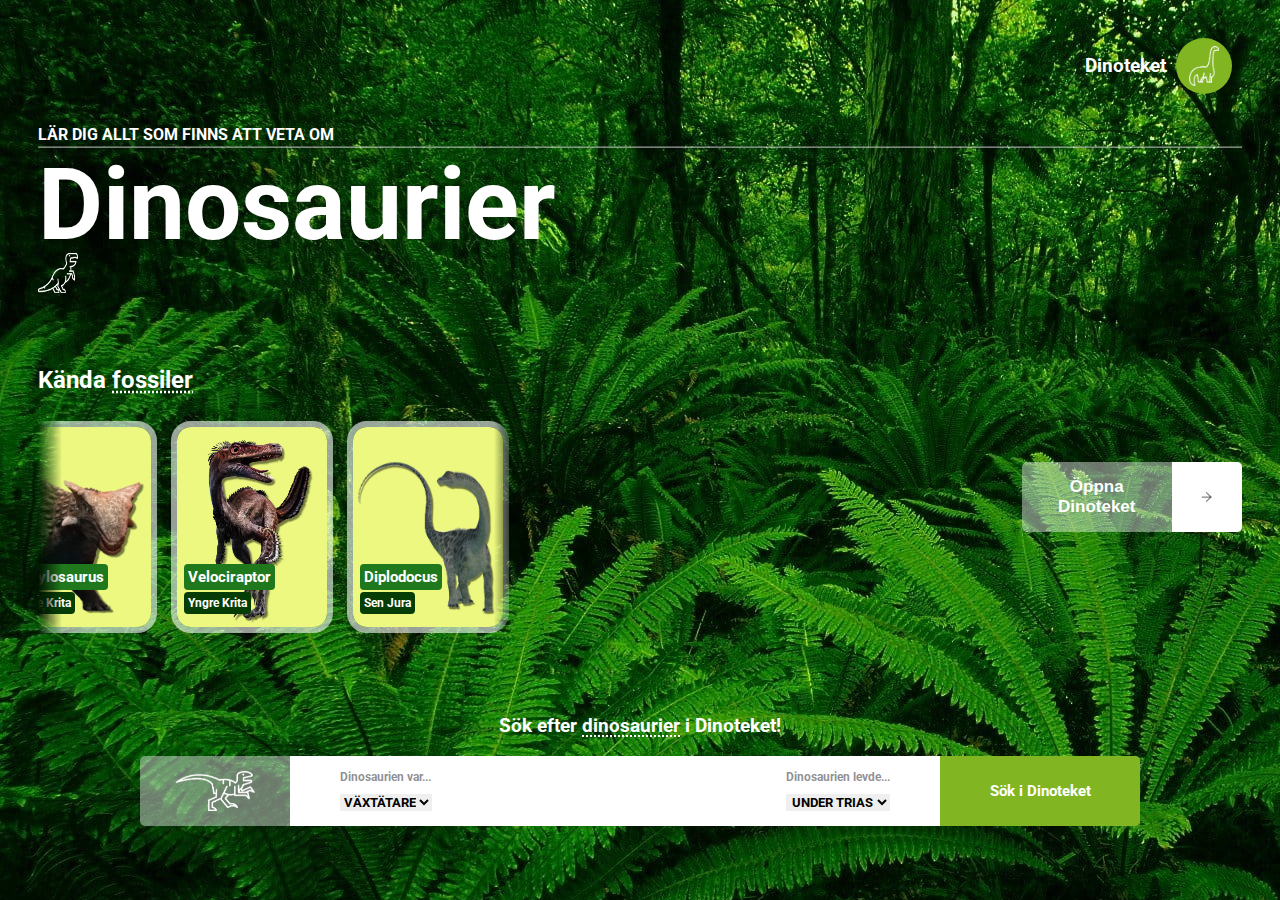
<file: index.html>
<!DOCTYPE html>
<html lang="en">

<head>
    <meta charset="UTF-8">
    <meta name="viewport" content="width=device-width, initial-scale=1.0">
    <title>Dinoteket</title>
    <link rel="stylesheet" href="style.css">
</head>

<body>
    <div class="container">
        <div class="header">
            <div class="logo-container">
                <h3>Dinoteket</h3>
                    <img src="/diplodocus-icon.png" class="diplo">
            </div>
            <div class="text-container">
                <h4>Lär dig allt som finns att veta om</h4>
                <hr>
                <h1>Dinosaurier</h1>
                <img src="/trex-icon.png" class="trex">
            </div>
        </div>
        <div class="mid-container">
            <div class="testimonials">
                <h2>Kända <span class="fossil-text">fossiler<span class="fossil-tooltip">💡 En fossil är djur eller växtdelar<br>som bevarats i jorden och förstenats.</span></span></h2>
                <div class="carousel-container">
                    <div class="carousel-track">
                        <a href="ankylosaurus.html"><div class="carousel-item">
                            <img src="/ankylosaurus-img.png"
                                alt="Ankylosaurus">
                            <h4 class="name">Ankylosaurus</h4>
                            <h4 class="age">Yngre Krita</h4>
                            <p>En välbepansrad växtätare med den ikoniska klubban i änden av svansen som gjorde den till ett tufft byte.
                            </p>
                        </div></a>
                            <a href="velociraptior.html"><div class="carousel-item"><img src="/velociraptor-img.png"
                                alt="Velociraptor">
                            <h4 class="name">Velociraptor</h4>
                            <h4 class="age">Yngre Krita</h4>
                            <p>En intelligent jägare med skräckinjagande långa klor och snabba ben.
                            </p>
                        </div></a>
                        <a href="diplodocus.html"><div class="carousel-item">
                            <img src="/diplodocus-img.png"
                                alt="Diplodocus">
                            <h4 class="name">Diplodocus</h4>
                            <h4 class="age">Sen Jura</h4>
                            <p>En jätte i långhalsgänget med en lång, flexibel och snärtande svans.
                            </p>
                        </div></a>
                        <!-- Duplicate items for seamless loop -->
                        <a href="ankylosaurus.html"><div class="carousel-item">
                            <img src="/ankylosaurus-img.png"
                                alt="Ankylosaurus">
                            <h4 class="name">Ankylosaurus</h4>
                            <h4 class="age">Yngre Krita</h4>
                            <p>En välbepansrad växtätare med den ikoniska klubban i änden av svansen som gjorde den till ett tufft byte.
                            </p>
                        </div></a>
                        <a href="velociraptior.html"><div class="carousel-item"><img src="/velociraptor-img.png"
                                alt="Velociraptor">
                            <h4 class="name">Velociraptor</h4>
                            <h4 class="age">Yngre Krita</h4>
                            <p>En intelligent jägare med skräckinjagande långa klor och snabba ben.
                            </p>
                        </div></a>
                         <a href="diplodocus.html"><div class="carousel-item">
                            <img src="/diplodocus-img.png"
                                alt="Diplodocus">
                            <h4 class="name">Diplodocus</h4>
                            <h4 class="age">Sen Jura</h4>
                            <p>En jätte i långhalsgänget med en lång, flexibel och snärtande svans.
                            </p>
                        </div></a>
                    </div>
                </div>
            </div>
            <button class="cta">
                <div>Öppna<br>Dinoteket</div>
                <div>
                    <svg xmlns="http://www.w3.org/2000/svg" viewBox="0 0 24 24" fill="none" stroke="currentColor" stroke-width="2" stroke-linecap="round" stroke-linejoin="round">
                        <path d="M5 12h14" />
                        <path d="m12 5 7 7-7 7" />
                    </svg>
                </div>
            </button>
        </div>
        <div class="search-div">
            <h3>Sök efter <span class="dino-text">dinosaurier<span class="dino-tooltip">💡 Ordet <i>dinosaurie</i> kommer från<br>grekiskans deinos (hemsk) och sauros (ödla).</span></span> i Dinoteket!</h3>
            <div class="search-bar">
                <div class="icon-container">
                    <img src="/velociraptor-icon.png">
                </div>
                <div class="select-container">
                    <label for="vore">Dinosaurien var...
                        <select name="diet" id="diet">
                            <option value="herbivore">växtätare</option>
                            <option value="carnivore">köttätare</option>
                            <option value="omnivore">allätare</option>
                        </select>
                    </label>
                    <label for="era">Dinosaurien levde...
                        <select name="timeSpan" id="timeSpan">
                            <option value="trias">Under Trias</option>
                            <option value="krita">Under Krita</option>
                            <option value="jura">Under Jura</option>
                        </select>
                    </label>
                </div>
                <button>Sök i Dinoteket</button>
            </div>
        </div>
    </div>
    <script>
        const logo = document.getElementById('logo');
        logo.addEventListener('click', () => {
            if (logo.classList.contains('animate-logo')) {
                return;
            }
            logo.classList.toggle('animate-logo');
            setTimeout(() => {
                logo.classList.toggle('animate-logo');
            }, 1000);
        });
    </script>
</body>

</html>
</file>
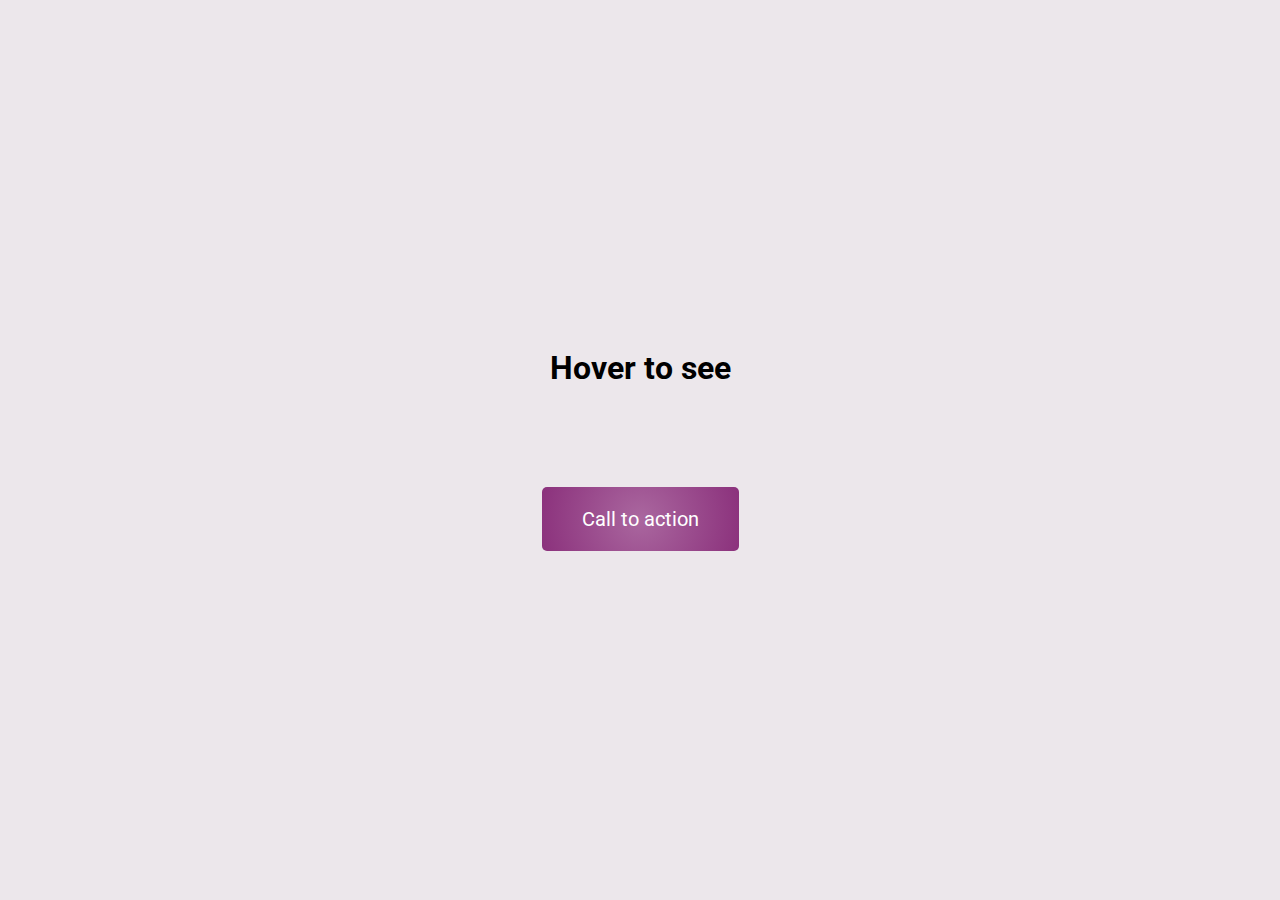
<file: psuedo-elements/index.html>
<!DOCTYPE html>
<html lang="en">

<head>
    <meta charset="UTF-8">
    <meta name="viewport" content="width=device-width, initial-scale=1.0">
    <title>Psuedo selectors and elements</title>
    <link rel="stylesheet" href="style.css">
</head>

<body>
    <div class="container">
        <h1 class="tooltip-heading">Hover to see</h1>
        <button onclick="alert('yikes 🦩')">Call to action</button>
    </div>
</body>

</html>
</file>
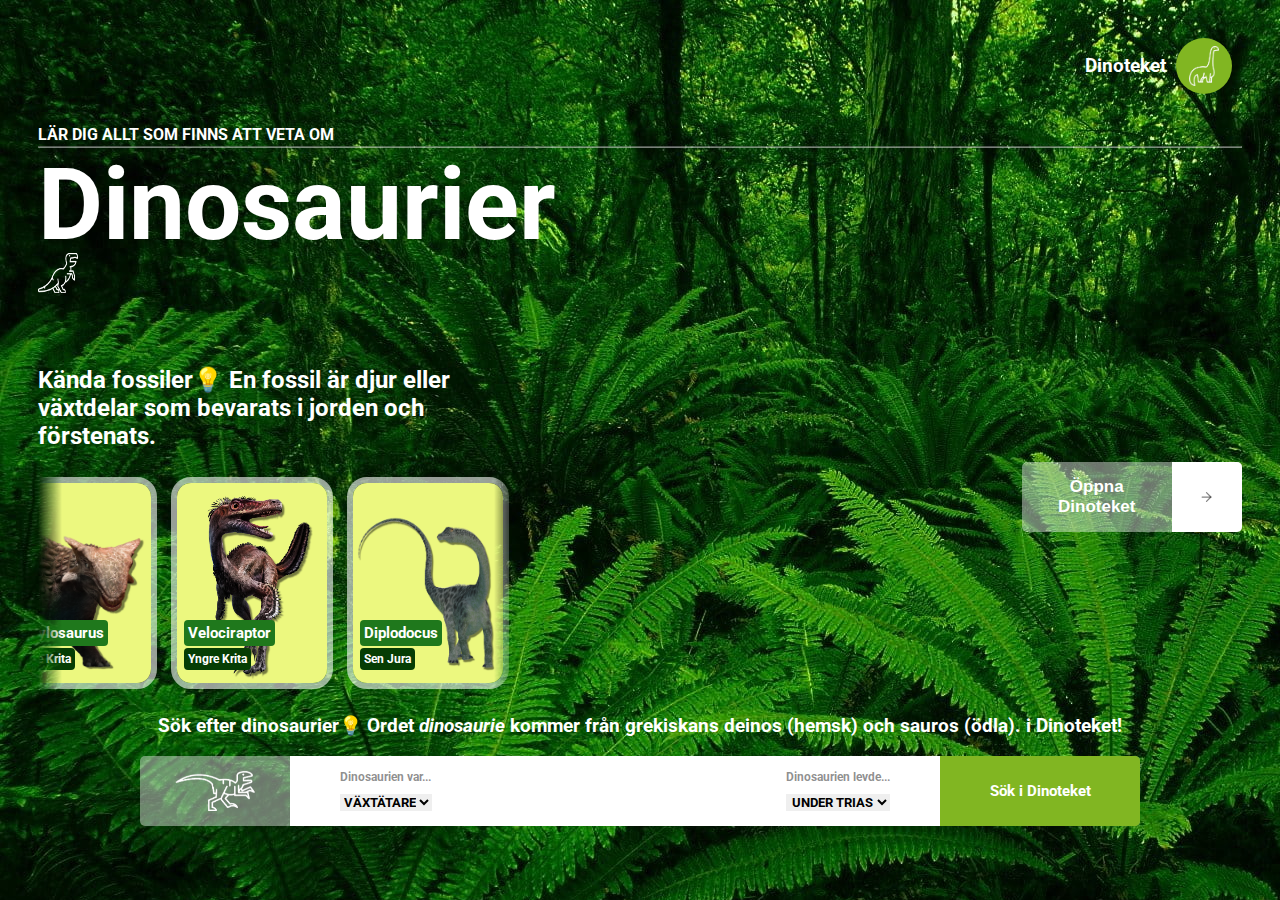
<file: the-beach/index.html>
<!DOCTYPE html>
<html lang="en">

<head>
    <meta charset="UTF-8">
    <meta name="viewport" content="width=device-width, initial-scale=1.0">
    <title>Dinoteket</title>
    <link rel="stylesheet" href="style.css">
    <meta name="viewport" content="width=device-width, initial-scale=1.0">
</head>

<body>
    <div class="container">
        <div class="header">
            <div class="logo-container">
                <h3>Dinoteket</h3>
                    <img src="../diplodocus-icon.png" class="diplo">
            </div>
            <div class="text-container">
                <h4>Lär dig allt som finns att veta om</h4>
                <hr>
                <h1>Dinosaurier</h1>
                <img src="../trex-icon.png" class="trex">
            </div>
        </div>
        <div class="mid-container">
            <div class="testimonials">
                <h2>Kända <span class="tooltip-text">fossiler<span class="tooltip-tooltip">💡 En fossil är djur eller växtdelar som bevarats i jorden och förstenats.</span></span></h2>
                <div class="carousel-container">
                    <div class="carousel-track">
                        <a href=""><div class="carousel-item">
                            <img src="../ankylosaurus-img.png"
                                alt="Ankylosaurus">
                            <h4 class="name">Ankylosaurus</h4>
                            <h4 class="age">Yngre Krita</h4>
                            <p>En välbepansrad växtätare med den ikoniska klubban i änden av svansen som gjorde den till ett tufft byte.
                            </p>
                        </div></a>
                            <a href="../clip-path/velociraptior.html"><div class="carousel-item"><img src="../velociraptor-img.png"
                                alt="Velociraptor">
                            <h4 class="name">Velociraptor</h4>
                            <h4 class="age">Yngre Krita</h4>
                            <p>En intelligent jägare med skräckinjagande långa klor och snabba ben.
                            </p>
                        </div></a>
                        <a href="../masking/diplodocus.html"><div class="carousel-item">
                            <img src="../diplodocus-img.png"
                                alt="Diplodocus">
                            <h4 class="name">Diplodocus</h4>
                            <h4 class="age">Sen Jura</h4>
                            <p>En jätte i långhalsgänget med en lång, flexibel och snärtande svans.
                            </p>
                        </div></a>
                        <!-- Duplicate items for seamless loop -->
                        <a href=""><div class="carousel-item">
                            <img src="../ankylosaurus-img.png"
                                alt="Ankylosaurus">
                            <h4 class="name">Ankylosaurus</h4>
                            <h4 class="age">Yngre Krita</h4>
                            <p>En välbepansrad växtätare med den ikoniska klubban i änden av svansen som gjorde den till ett tufft byte.
                            </p>
                        </div></a>
                        <a href="../clip-path/velociraptior.html"><div class="carousel-item"><img src="../velociraptor-img.png"
                                alt="Velociraptor">
                            <h4 class="name">Velociraptor</h4>
                            <h4 class="age">Yngre Krita</h4>
                            <p>En intelligent jägare med skräckinjagande långa klor och snabba ben.
                            </p>
                        </div></a>
                         <a href="../masking/diplodocus.html"><div class="carousel-item">
                            <img src="../diplodocus-img.png"
                                alt="Diplodocus">
                            <h4 class="name">Diplodocus</h4>
                            <h4 class="age">Sen Jura</h4>
                            <p>En jätte i långhalsgänget med en lång, flexibel och snärtande svans.
                            </p>
                        </div></a>
                    </div>
                </div>
            </div>
            <a href="../dinoteket.html">
            <button class="cta">
                <div>Öppna<br>Dinoteket</div>
                <div>
                    <svg xmlns="http://www.w3.org/2000/svg" viewBox="0 0 24 24" fill="none" stroke="currentColor" stroke-width="2" stroke-linecap="round" stroke-linejoin="round">
                        <path d="M5 12h14" />
                        <path d="m12 5 7 7-7 7" />
                    </svg>
                </div>
            </button></a>
        </div>
        <div class="search-div">
            <h3>Sök efter <span class="tooltip-text">dinosaurier<span class="tooltip-tooltip">💡 Ordet <i>dinosaurie</i> kommer från grekiskans deinos (hemsk) och sauros (ödla).</span></span> i Dinoteket!</h3>
            <div class="search-bar">
                <div class="icon-container">
                    <img src="../velociraptor-icon.png">
                </div>
                <div class="select-container">
                    <label for="vore">Dinosaurien var...
                        <select name="diet" id="diet">
                            <option value="herbivore">växtätare</option>
                            <option value="carnivore">köttätare</option>
                            <option value="omnivore">allätare</option>
                        </select>
                    </label>
                    <label for="era">Dinosaurien levde...
                        <select name="timeSpan" id="timeSpan">
                            <option value="trias">Under Trias</option>
                            <option value="krita">Under Krita</option>
                            <option value="jura">Under Jura</option>
                        </select>
                    </label>
                </div>
                <button>Sök i Dinoteket</button>
            </div>
        </div>
    </div>
</body>

</html>
</file>
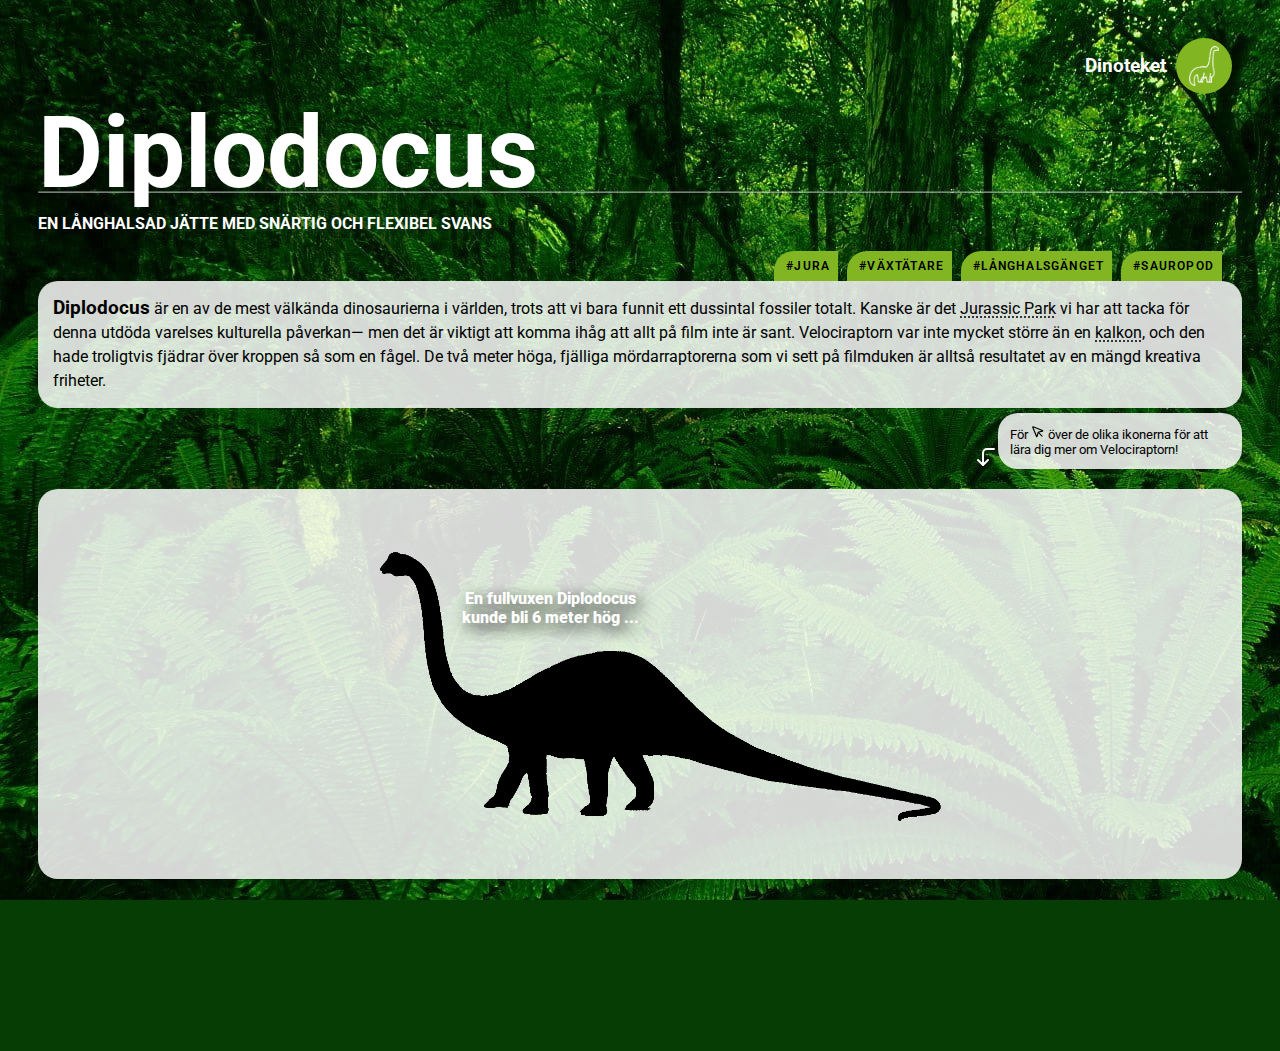
<file: diplodocus.html>
<html lang="en">
<head>
    <meta charset="UTF-8">
    <meta name="viewport" content="width=device-width, initial-scale=1.0">
    <title>Diplodocus</title>
    <link rel="stylesheet" href="style.css">
</head>
<body>
    <div class="header">
        <a href="index.html">
            <div class="logo-container">
                <h3>Dinoteket</h3>
                    <img src="/diplodocus-icon.png" class="diplo" alt="Small Diplodocus Icon, white outline on a bright green background">
            </div>
        </a>
        <div class="text-container">
            <h1>Diplodocus</h1>
            <hr>
            <h4>En långhalsad jätte med snärtig och flexibel svans</h4>
        </div>
    </div>
    <div class="nav-tags">
        <nav>
            <a href="">#Jura</a>
            <a href="">#Växtätare</a>
            <a href="">#Långhalsgänget</a>
            <a href="">#Sauropod</a>
        </nav>
    </div>
    <div class="info-text"><b style="font-size: 19px;">Diplodocus</b> är en av de mest välkända dinosaurierna i världen, trots att vi bara funnit ett dussintal fossiler totalt. Kanske är det <span class="jp-text">Jurassic Park<span class="jp-tooltip">💡 <i>Jurassic Park</i> är en sci-fi roman från 1990 som handlar om riskerna med genetisk forskning. 1993 gjordes den till en film, som nu har blivit den första i en följetång på sju filmer.</span></span> vi har att tacka för denna utdöda varelses kulturella påverkan— men det är viktigt att komma ihåg att allt på film inte är sant. Velociraptorn var inte mycket större än en <span class="jp-text">kalkon<span class="jp-tooltip">💡 Velociraptorer tros ha kunnat bli 2 meter långa, men inte så höga.</span></span>, och den hade troligtvis fjädrar över kroppen så som en fågel. De två meter höga, fjälliga mördarraptorerna som vi sett på filmduken är alltså resultatet av en mängd kreativa friheter.</div>
    <div class="info-text-container">
        <svg xmlns="http://www.w3.org/2000/svg" width="24" height="24" viewBox="0 0 24 24" fill="none" stroke="currentColor" stroke-width="2" stroke-linecap="round" stroke-linejoin="round" class="lucide lucide-corner-left-down-icon lucide-corner-left-down" alt="Arrow icon pointing down"><path d="m14 15-5 5-5-5"/><path d="M20 4h-7a4 4 0 0 0-4 4v12"/></svg>
        <div class="grid-text">För <svg xmlns="http://www.w3.org/2000/svg" width="14" height="14" viewBox="0 0 24 24" fill="none" stroke="currentColor" stroke-width="2" stroke-linecap="round" stroke-linejoin="round" class="lucide lucide-mouse-pointer-icon lucide-mouse-pointer" alt="Mouse Cursor Icon"><path d="M12.586 12.586 19 19"/><path d="M3.688 3.037a.497.497 0 0 0-.651.651l6.5 15.999a.501.501 0 0 0 .947-.062l1.569-6.083a2 2 0 0 1 1.448-1.479l6.124-1.579a.5.5 0 0 0 .063-.947z"/></svg> över de olika ikonerna för att lära dig mer om Velociraptorn!</div>
    </div>
    <div class="top-container">
        <div class="mask-container">
            <div class="mask-div">
                <img src="/duplantis.jpg" alt="A Diplodocus shape filled with skyscrapers." class="city-img">
            </div>
            <div class="d-info-before">
                En fullvuxen Diplodocus kunde bli 6 meter hög ...
            </div>
            <div class="d-info-after">
                ...Armand Duplantis skulle precis ha kunnat hoppa över en Diplodocus!
            </div>
        </div>
    </div>
</body>
</html>
</file>
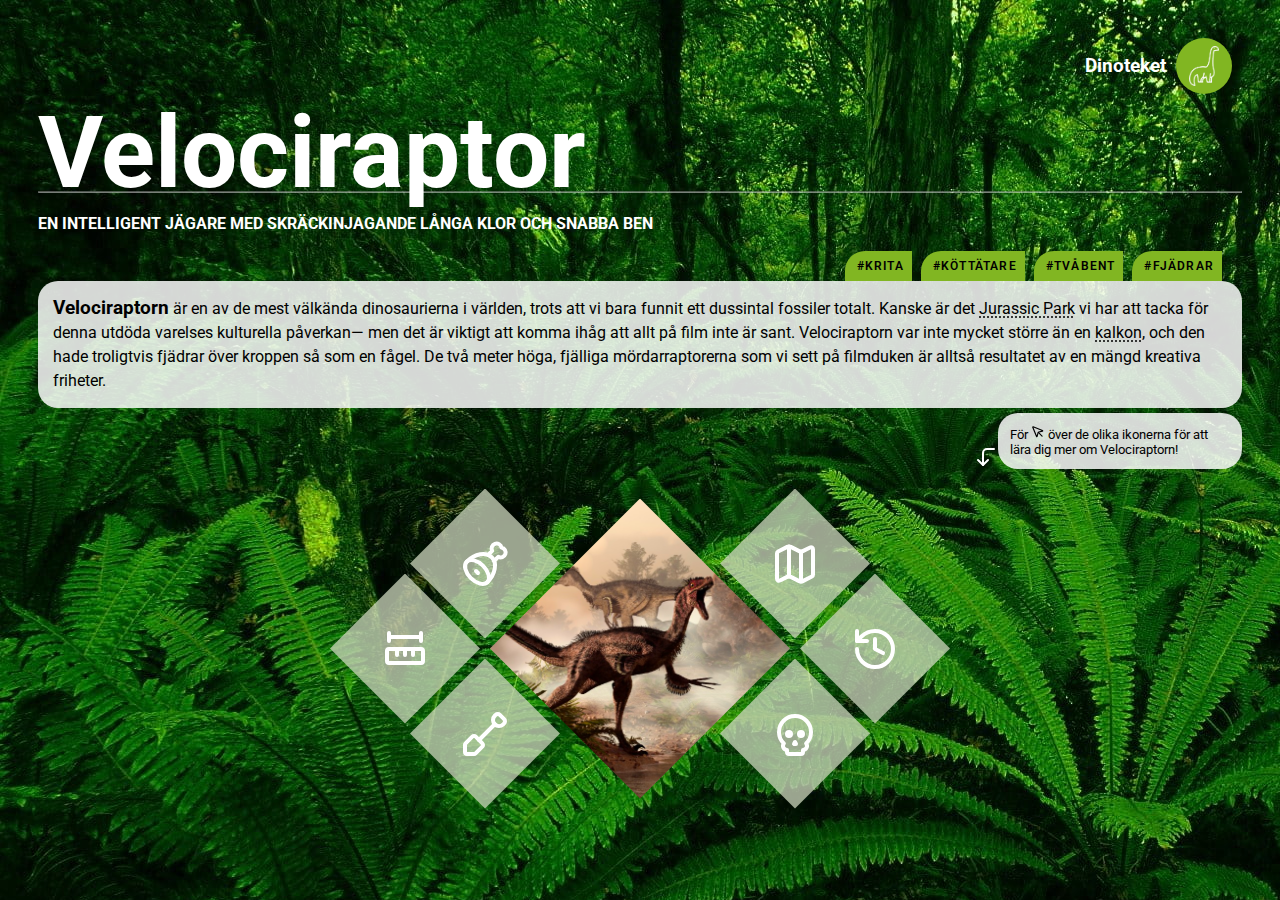
<file: velociraptior.html>
<!DOCTYPE html>
<html lang="en">
<head>
    <meta charset="UTF-8">
    <meta name="viewport" content="width=device-width, initial-scale=1.0">
    <title>Velociraptor</title>
    <link rel="stylesheet" href="style.css">
</head>
<body>
    <div class="header">
        <a href="index.html">
            <div class="logo-container">
                <h3>Dinoteket</h3>
                    <img src="/diplodocus-icon.png" class="diplo" alt="Small Diplodocus Icon, white outline on a bright green background">
            </div>
        </a>
        <div class="text-container">
            <h1>Velociraptor</h1>
            <hr>
            <h4>En intelligent jägare med skräckinjagande långa klor och snabba ben</h4>
        </div>
    </div>
    <div class="nav-tags">
        <nav>
            <a href="">#Krita</a>
            <a href="">#Köttätare</a>
            <a href="">#Tvåbent</a>
            <a href="">#Fjädrar</a>
        </nav>
    </div>
    <div class="info-text"><b style="font-size: 19px;">Velociraptorn</b> är en av de mest välkända dinosaurierna i världen, trots att vi bara funnit ett dussintal fossiler totalt. Kanske är det <span class="jp-text">Jurassic Park<span class="jp-tooltip">💡 <i>Jurassic Park</i> är en sci-fi roman från 1990 som handlar om riskerna med genetisk forskning. 1993 gjordes den till en film, som nu har blivit den första i en följetång på sju filmer.</span></span> vi har att tacka för denna utdöda varelses kulturella påverkan— men det är viktigt att komma ihåg att allt på film inte är sant. Velociraptorn var inte mycket större än en <span class="jp-text">kalkon<span class="jp-tooltip">💡 Velociraptorer tros ha kunnat bli 2 meter långa, men inte så höga.</span></span>, och den hade troligtvis fjädrar över kroppen så som en fågel. De två meter höga, fjälliga mördarraptorerna som vi sett på filmduken är alltså resultatet av en mängd kreativa friheter.</div>
    <div class="info-text-container">
        <svg xmlns="http://www.w3.org/2000/svg" width="24" height="24" viewBox="0 0 24 24" fill="none" stroke="currentColor" stroke-width="2" stroke-linecap="round" stroke-linejoin="round" class="lucide lucide-corner-left-down-icon lucide-corner-left-down" alt="Arrow icon pointing down"><path d="m14 15-5 5-5-5"/><path d="M20 4h-7a4 4 0 0 0-4 4v12"/></svg>
        <div class="grid-text">För <svg xmlns="http://www.w3.org/2000/svg" width="14" height="14" viewBox="0 0 24 24" fill="none" stroke="currentColor" stroke-width="2" stroke-linecap="round" stroke-linejoin="round" class="lucide lucide-mouse-pointer-icon lucide-mouse-pointer" alt="Mouse Cursor Icon"><path d="M12.586 12.586 19 19"/><path d="M3.688 3.037a.497.497 0 0 0-.651.651l6.5 15.999a.501.501 0 0 0 .947-.062l1.569-6.083a2 2 0 0 1 1.448-1.479l6.124-1.579a.5.5 0 0 0 .063-.947z"/></svg> över de olika ikonerna för att lära dig mer om Velociraptorn!</div>
    </div>
        <div class="icon-grid-container">
        <div class="icon-grid">
            <div class="grid-one">
                <div class="icon-div" id="icon-one"><svg xmlns="http://www.w3.org/2000/svg" width="24" height="24" viewBox="0 0 24 24"  stroke-width="2" stroke-linecap="round" stroke-linejoin="round" stroke="white" fill="none" class="lucide lucide-ham-icon lucide-ham" alt="Meat Icon"><path d="M13.144 21.144A7.274 10.445 45 1 0 2.856 10.856"/><path d="M13.144 21.144A7.274 4.365 45 0 0 2.856 10.856a7.274 4.365 45 0 0 10.288 10.288"/><path d="M16.565 10.435 18.6 8.4a2.501 2.501 0 1 0 1.65-4.65 2.5 2.5 0 1 0-4.66 1.66l-2.024 2.025"/><path d="m8.5 16.5-1-1"/></svg><p>Velociraptorn var köttätare och åt det mesta den kunde komma åt, så som små reptiler, däggdjur, andra dinosaurier och ägg. </p></div>
                <div class="icon-div" id="icon-two"><svg xmlns="http://www.w3.org/2000/svg" width="24" height="24" viewBox="0 0 24 24" alt="Map Icon" fill="none" stroke="white" stroke-width="2" stroke-linecap="round" stroke-linejoin="round" class="lucide lucide-map-icon lucide-map"><path d="M14.106 5.553a2 2 0 0 0 1.788 0l3.659-1.83A1 1 0 0 1 21 4.619v12.764a1 1 0 0 1-.553.894l-4.553 2.277a2 2 0 0 1-1.788 0l-4.212-2.106a2 2 0 0 0-1.788 0l-3.659 1.83A1 1 0 0 1 3 19.381V6.618a1 1 0 0 1 .553-.894l4.553-2.277a2 2 0 0 1 1.788 0z"/><path d="M15 5.764v15"/><path d="M9 3.236v15"/></svg><p>Velociraptorer levde i Asien, i vad vi nu kallar Mongoliet. Fossilerna av den här dinosaurien har hittats i den mongoliska Gobi-öken.</p></div>
            </div>
            <div class="grid-two">
                <div class="icon-div" id="icon-three"><svg xmlns="http://www.w3.org/2000/svg" width="24" height="24" viewBox="0 0 24 24" fill="none" stroke="white" stroke-width="2"  alt="Ruler Icon" stroke-linecap="round" stroke-linejoin="round" class="lucide lucide-ruler-dimension-line-icon lucide-ruler-dimension-line"><path d="M12 15v-3.014"/><path d="M16 15v-3.014"/><path d="M20 6H4"/><path d="M20 8V4"/><path d="M4 8V4"/><path d="M8 15v-3.014"/><rect x="3" y="12" width="18" height="7" rx="1"/></svg><p>Velociraptorer var små dinosaurier: vuxna individer kunde bli runt 1.5—2 meter långa, och ungefär lika stora som kalkoner. Man tror att de kunde ha vägt upp till 20 kg.</p></div>
                <img class="icon-div" id="icon-four" src="/v-realistic-one.png" alt="Velociraptor with mouth wide open standing amongst ferns in a foggy weather.">
                <div class="icon-div" id="icon-five"><svg xmlns="http://www.w3.org/2000/svg" width="24" height="24" viewBox="0 0 24 24" fill="none" stroke="white" stroke-width="2" alt="History clock icon" stroke-linecap="round" stroke-linejoin="round" class="lucide lucide-history-icon lucide-history" ><path d="M3 12a9 9 0 1 0 9-9 9.75 9.75 0 0 0-6.74 2.74L3 8"/><path d="M3 3v5h5"/><path d="M12 7v5l4 2"/></svg><p>Velociraptorer levde under yngre Krita, för ca 70—75 miljoner år sedan.</p></div>
            </div>
            <div class="grid-three">
                <div class="icon-div" id="icon-six"><svg xmlns="http://www.w3.org/2000/svg" width="24" height="24" viewBox="0 0 24 24" fill="none" stroke="white" stroke-width="2" stroke-linecap="round" stroke-linejoin="round" class="lucide lucide-shovel-icon lucide-shovel" alt="Shovel Icon"><path d="M21.56 4.56a1.5 1.5 0 0 1 0 2.122l-.47.47a3 3 0 0 1-4.212-.03 3 3 0 0 1 0-4.243l.44-.44a1.5 1.5 0 0 1 2.121 0z"/><path d="M3 22a1 1 0 0 1-1-1v-3.586a1 1 0 0 1 .293-.707l3.355-3.355a1.205 1.205 0 0 1 1.704 0l3.296 3.296a1.205 1.205 0 0 1 0 1.704l-3.355 3.355a1 1 0 0 1-.707.293z"/><path d="m9 15 7.879-7.878"/></svg><p>De första fossilerna som hittades var 11 augusti 1923 — vi har alltså bara känt till velociraptorn i lite över 100 år!</p></div>
                <div class="icon-div" id="icon-seven"><svg xmlns="http://www.w3.org/2000/svg" width="24" height="24" viewBox="0 0 24 24" fill="none" stroke="white" stroke-width="2" stroke-linecap="round" stroke-linejoin="round" class="lucide lucide-skull-icon lucide-skull" alt="SKull Icon"><path d="m12.5 17-.5-1-.5 1h1z"/><path d="M15 22a1 1 0 0 0 1-1v-1a2 2 0 0 0 1.56-3.25 8 8 0 1 0-11.12 0A2 2 0 0 0 8 20v1a1 1 0 0 0 1 1z"/><circle cx="15" cy="12" r="1"/><circle cx="9" cy="12" r="1"/></svg><p>Velociraptorn dog ut för ca 70 miljoner år sedan, ungefär 9 miljoner år innan meteoriten som orsakade massutdöendet slog ned.</p></div>
            </div>
        </div> 
    </div>
</body>
</html>
</file>
<file: style.css>
@import url("https://fonts.googleapis.com/css2?family=Roboto:ital,wght@0,100..900;1,100..900&display=swap");


h1 {
    font-size: 100px;
    margin-bottom: -10px;
    margin-top: -10px;
    z-index: 1;
    position: relative;
}

h4 {
    text-transform: uppercase;
}

hr {
    margin-top: -20px;
    opacity: 50%;
}

a {
    text-decoration: none;
    color: white;
}

body {
    font-family: Roboto, system-ui;
    background-image: url(/Background.jpg);
    background-color: #063D04;
    background-attachment: fixed;
    background-size: fill;
    color: white;
    display: flex;
    flex-direction: column;
    padding: 20px 30px;
}

/* VELOCIRAPTOR */
.info-text {
    background-color: #ffffffd5;
    padding: 15px;
    color: black;
    border-radius: 20px;
    align-self: center;
    line-height: 150%;
    .jp-text {
        position: relative;
        text-decoration: underline dotted;
        text-underline-offset: 3px;
        display: inline-block;
    }
    .jp-tooltip {
        visibility: hidden;
        position: absolute;
        z-index: 1;
        color: white;
        bottom: 150%;
        justify-self: center;
        width: 300px;
        background-color: #42b83ef3;
        border-radius: 10px;
        padding: 11px;
        font-weight: 300;
        font-size: 15px;
        text-align: center;
        transition-duration: .5s;
        transition-property: opacity;
    }
}
  
.nav-tags {
    display: flex;
    align-self: flex-end;
    margin-bottom: 7px;
    margin-right: 20px;
        a {
            text-transform: uppercase;
            font-family: Roboto, system-ui;
            font-weight: 600;
            font-size: 12px;
            letter-spacing: 1.2px;
            margin-left: 5px;
            background-color: #81B622;
            color: black;
            padding: 8px;
            padding-left: 12px;
            border-top-left-radius: 20px;
            transition-duration: .5s;
        }
        a:hover {
            background-color: #ffffffd5;
            box-shadow: 5px 0px #00000095;

        }
    }

.info-text-container {
    display: flex;
    justify-content: flex-end;
    align-items: flex-end;
    margin-top: 5px;
    }

.grid-text {
    width: 220px;
    background-color: #ffffffd5;
    padding: 12px;
    color: black;
    border-radius: 20px;
    justify-self: flex-end;
    font-size: 13px;
}

.icon-grid {
    justify-self: center;
    display: flex;
    flex-direction: column;
    justify-content: center;
    align-items: center;
    padding-top: 20px;
    gap: 10px;
    
    .grid-one {
        margin-bottom: 0;
        display: flex;
        flex-direction: row;
        .icon-div {
            margin-left: 80px;
            margin-right: 80px;
            margin-bottom: -150px;
        }
    }

    .grid-two {
        display: flex;
        align-items: center;
        #icon-four {
            margin-left: 10px;
            margin-right: 10px;
            object-fit: cover;
        }
    }

    .grid-three {
        position: relative;
        display: flex;
        flex-direction: row;
        .icon-div {
        margin-left: 80px;
        margin-right: 80px;
        margin-top: -150px;
        }
    }

    .icon-div {
        position: relative;
        display: flex;
        justify-content: center;
        align-items: center;
        margin: 0px;
        width: 150px;
        height: 150px;
        clip-path: polygon(50% 0%, 100% 50%, 50% 100%, 0% 50%);
        background-color: #ccd5bbc1;
        transition-timing-function: ease-in-out;
        transition-duration: .4s;
        color: white;
        text-align: center;
        svg {
            scale: 2;
            transition-timing-function: ease;
            transition-duration: .3s;
            opacity: 1;
        }
        p {
            position: absolute;
            opacity: 0;
            transition-timing-function: ease;
            transition-duration: .4s;
            width: 100%;
            font-size: 14px;
            align-self: center;
            justify-self: center;
        } 
    }

    .icon-div:hover:not(#icon-four) {
        opacity: 1;
        scale: 2.2;
        z-index: 1;
        background-color: #82b622;
        svg {
            opacity: 0;
        }
        p {
            opacity: 1;
            scale: .5;
            text-align: center;
        }   
    }
    #icon-four {
        width: 300px;
        height: 300px;
        opacity: 100%;
        filter: saturate(120%);
        transition-duration: 1s;
        transition-property: all;
        transform: none;
    }
    #icon-four:hover {
            z-index: 1;
            scale: 1.5;
        }
}

.jp-text:hover .jp-tooltip {
    visibility: visible;  
    left: -40%;
}

.jp-text:hover {
    cursor: help;
}

.jp-tooltip::after {
    content: "";
    position: absolute;
    top: 100%;
    left: 50%;
    margin-left: -5px;
    border-width: 5px;
    border-style: solid;
    border-color: #42b83ec7 transparent transparent transparent;
}

/* DIPLODOCUS */
.top-container {
    background-color: #ffffffd5;
    padding: 20px;
    margin-top: 20px;
    border-radius: 20px;
    display: flex;
    align-items: center;
    justify-content: center;
    .mask-container {
        z-index: 0;
        display: inline-flex;
        justify-content: center;
        width: 100%;
        padding-left: 50px;
        height: 350px;
        .mask-div {
            position: relative;
            mask-image: url(/d-realistic-one.png);
            -webkit-mask-image: url(/d-realistic-one.png);
            mask-repeat: no-repeat;
            mask-size: 600px 350px;
            filter: brightness(0%);
            transition-property: all;
            transition-duration: 1.5s;
        }
        img {
            padding-top: 42px;
            width: 600px;
            height: 500px;
        }
    }
    .d-info-before, .d-info-after {
        padding-top: 80px;
        padding-right: 230px;
        position: absolute;
        width: 200px;
        text-align: center;
        font-weight: 900;
        text-shadow: rgb(0, 0, 0) 5px 5px 15px;
        color: white;
        z-index: 1;
        transition-duration: 1.5s;
    }
    .d-info-before {
        opacity: 1;
    }
    .d-info-after {
        opacity: 0;
    }
    .mask-div:hover + .d-info-before {
        opacity: 0;
    }
    .mask-div:hover ~ .d-info-after {
        opacity: 1;
    }
    .mask-div:hover {
        filter: brightness(100%);
    }
}

/* MAIN PAGE */
.logo-container {
    justify-self: flex-end;
    display: flex;
    align-items: center;
    .diplo {
        width: 40px;
        height: 40px;
        background-color: #81B622;
        margin: 10px;
        padding: 8px;
        border-radius: 50%;
        object-fit: scale-down;
        overflow: visible;
    }
}

.logo-container:hover {
    .diplo {
        animation-name: diploAnimation;
        animation-duration: 2s;
        animation-iteration-count: infinite;
        transition-timing-function: ease-in-out;
    }
    cursor: pointer;
}

.text-container {
    .trex {
    animation-name: trexAnimation;
    animation-duration: 9s;
    animation-iteration-count: infinite;
    position: relative;
    animation-timing-function: ease-in-out;
    height: 40px;
    width: 40px;
    padding: 0px 0px;
    }
}

.mid-container {
    display: flex;
    flex-direction: row;
    align-items: center;
    justify-content: space-between;
    margin-top: 50px;
    width: 100%;

    .fossil-text {
        position: relative;
        display: inline-block;
        text-decoration: underline dotted;
        text-underline-offset: 3px;
    }
    .fossil-tooltip {
        visibility: hidden;
        position: absolute;
        z-index: 1;
        bottom: 150%;
        justify-self: center;
        width: 300px;
        background-color: #42b83ec7;
        border-radius: 10px;
        padding: 11px;
        font-weight: 300;
        font-size: 15px;
        text-align: center;
        transition-duration: .5s;
        transition-property: opacity;
    }
}

.fossil-text:hover {
    cursor: help;
}

.fossil-text:hover .fossil-tooltip {
    visibility: visible;
}

.fossil-tooltip::after {
    content: "";
    position: absolute;
    top: 100%;
    left: 50%;
    margin-left: -5px;
    border-width: 5px;
    border-style: solid;
    border-color: #42b83ec7 transparent transparent transparent;
}

    .testimonials {
        width: 480px;
        height: 300px;
    }

    .carousel-container {
        height: 100%;
        mask-image: linear-gradient(to right, transparent, black 5%, black 95%, transparent);
        overflow: hidden;
    }

    .carousel-track {
        height: 200px;
        display: flex;
        flex-direction: row;
        animation-name: dinoCarousel;
        animation-duration: 35s;
        animation-iteration-count: infinite;
        animation-timing-function: linear;
    }

    .carousel-item {
        display: flex;
        flex-direction: column;
        position: relative;
        right: 50px;
        .name {
            position: absolute; 
            margin-top: 150px;
            margin-left: 20px;
            padding: 4px;
            font-size: 15px;
            text-transform: none;
            color: white;
            background-color: #1f781c;
            border-radius: 4px;
        }
        
        .age {
            position: absolute; 
            margin-top: 178px;
            margin-left: 20px;
            padding: 4px;
            font-size: 12px;
            text-transform: none;
            color: white;
            background-color: #063D04;
            border-radius: 4px;      
        }
        
        p {
            height: 200px;
            position: absolute;
            justify-content: center;
            align-content: center;
            border-radius: 20px;
            border: 6px solid #ffffff97;
            padding: 0px 20px;
            margin: 7px 7px;
            opacity: 0;
            color:#063D04;
            font-weight: bold;
            font-size: 14px;
            text-align: center;
            transition-duration: .7s;
        }

        h4 {
            transition-duration: .7s;
        }

        img {
        width: 150px;
        min-height: 200px;
        max-height: 200px;
        border-radius: 20px;
        object-fit: fill;
        border: 6px solid #ffffff97;
        margin: 7px;
        }
    }

    .carousel-item:hover {
        p {
            background-color: rgba(255, 255, 255, 0.788);
            opacity: 1;
        }
        h4 {
            opacity: 0;
        }
        cursor: pointer;
    }

    .cta {
        display: flex;
        flex-direction: row;
        justify-content: center;
        align-items: center;
        min-width: 220px;
        height: 70px;
        margin-left: 10px;
        background-color: rgba(255, 255, 255, 0.423);
        font-weight: bolder;
        font-size: 17px;
        border: none;
        border-radius: 5px;
        color: white;
        padding-block: 0px;
        padding-inline: 0px;
        transition: .3s;
        transition-timing-function: ease-in-out;

        div:first-child {
            width: 70%;
        }
        div:last-child {
            width: 33%;
            height: 100%;
            border-top-right-radius: 5px;
            border-bottom-right-radius: 5px;
            background-color: white;
        }
        svg {
            height: 100%;
            width: 15px;
            color: rgba(0, 0, 0, 0.488);
        }
    }


.cta:hover {
    scale: 1.05;
    background-color: #81B622;
    transform: rotate(4deg);
    cursor: pointer;
}

.search-div {
    padding-top: 50px;
    display: flex;
    flex-direction: column;
    align-items: center;
    .dino-text {
        position: relative;
        text-decoration: underline dotted;
        text-underline-offset: 3px;
        display: inline-block;
    }
    .dino-tooltip {
        visibility: hidden;
        position: absolute;
        z-index: 1;
        bottom: 150%;
        justify-self: center;
        width: 300px;
        background-color: #42b83ec7;
        border-radius: 10px;
        padding: 11px;
        font-weight: 300;
        font-size: 15px;
        text-align: center;
        transition-duration: .5s;
        transition-property: opacity;
    }
}

.dino-text:hover .dino-tooltip {
    visibility: visible;  
}

.dino-text:hover {
    cursor: help;
}

.dino-tooltip::after {
    content: "";
    position: absolute;
    top: 100%;
    left: 50%;
    margin-left: -5px;
    border-width: 5px;
    border-style: solid;
    border-color: #42b83ec7 transparent transparent transparent;
}
    
.search-bar {
    display: grid;
    grid-template-columns: 15% 65% 20%;
    background-color: rgba(255, 255, 255, 0.423);
    border-radius: 5px;
    color: rgb(0, 0, 0);
    height: 70px;
    width: 100%;
    min-width: 600px;
    max-width: 1000px;
    .icon-container {
        height: 100%;
        display: flex;
        align-items: center;
        justify-content: center;
    }
    img {
        height: 40px;
        rotate: y 180deg;
        animation-name: veloAnimation;
        animation-duration: 2s;
        animation-delay: 7s;
        animation-iteration-count: 1;
        animation-timing-function: ease-in;
        animation-fill-mode: forwards;
    }
    
    .select-container {
        height: 100%;
        display: flex;
        justify-content: space-between;
        padding: 0px 50px;
        align-items: center;
        background-color: white;
        font-size: 12px;
    }
    
    label {
        display: flex;
        flex-direction: column;
        font-family: Roboto, system-ui;
        font-weight: bolder;
        color: #44444497;
        select {
            margin-top: 10px;
            font-family: inherit;
            font-weight: inherit;
            text-align: center;
            border: none;
            text-transform: uppercase;
        }
    }
    button {
        font-family: Roboto, system ui;
        font-weight: bolder;
        font-size: 15px;
        color: white;
        background-color: #81B622;
        border: none;
        border-top-right-radius: 5px;
        border-bottom-right-radius: 5px;
        transition-duration: .5s;
    }
    button:hover {
        background-color: rgba(255, 255, 255, 0.423);
        color: rgb(84, 84, 84);
        cursor: pointer;
    }
}

/* ANIMATIONS */
@keyframes diploAnimation {
    0% {
        transform: none;
    }
    50% {
        transform: rotateY(180deg);
        filter: invert(100%) grayscale(100%) brightness(150%);
    }
    100% {
        transform: rotateY(360deg);
    }
}

@keyframes trexAnimation {
    0% {
        left:0%;
        transform: rotateY(0deg);
    }
    45% {
        left: 97%;
        transform: rotateY(0deg)
    }
    50% {
        left: 97%;
        transform: rotateY(180deg)
    }
    90% {
        left: 0%;
        transform: rotateY(180deg)
    }
    100% {
        left: 0%;
        transform: rotateY(0deg);
    }
}

@keyframes veloAnimation {
    to {
        transform: translate(-450%, -2200%) scale(.4); 
    }
}

@keyframes dinoCarousel {
    50% {
        transform: translate(-50%);
    }
    100% {
        transform: translate(0%);
    }
}
</file>
<file: psuedo-elements/style.css>
@import url("https://fonts.googleapis.com/css2?family=Roboto:ital,wght@0,100..900;1,100..900&display=swap");

:root {
  --gradient-from: #aa679f;
  --gradient-to: #8b317c;
  --shadow-color: rgb(148, 87, 138, 0.4);
}

* {
  box-sizing: border-box;
  margin: 0;
  padding: 0;
  font-family: "Roboto", sans-serif;
}

.container {
  display: flex;
  flex-direction: column;
  justify-content: center;
  align-items: center;
  gap: 100px;
  height: 100vh;
  background-color: #ece7eb;

  button {
    padding: 20px 40px;
    font-size: 20px;
    color: white;
    background: radial-gradient(
      circle,
      var(--gradient-from),
      var(--gradient-to)
    );
    border: none;
    border-radius: 5px;
    cursor: pointer;
    transition: all 150ms ease-in-out;
}

.main-heading {
  position: relative;
  font-size: 60px;
  cursor: pointer;
  color: #723969;
}
</file>
<file: the-beach/style.css>
@import url("https://fonts.googleapis.com/css2?family=Roboto:ital,wght@0,100..900;1,100..900&display=swap");


h1 {
    font-size: 100px;
    margin-bottom: -10px;
    margin-top: -10px;
    z-index: 1;
    position: relative;
}

h4 {
    text-transform: uppercase;
}

hr {
    margin-top: -20px;
    opacity: 50%;
}

a {
    text-decoration: none;
    color: white;
}

body {
    font-family: Roboto, system-ui;
    background-image: url(/Background.jpg);
    background-color: #063D04;
    background-attachment: fixed;
    background-size: fill;
    color: white;
    display: flex;
    flex-direction: column;
    padding: 20px 30px;
}

/* VELOCIRAPTOR */
.info-text {
    background-color: #ffffffd5;
    padding: 15px;
    color: black;
    border-radius: 20px;
    align-self: center;
    line-height: 150%;
    .jp-text {
        position: relative;
        text-decoration: underline dotted;
        text-underline-offset: 3px;
        display: inline-block;
    }
    .jp-tooltip {
        visibility: hidden;
        position: absolute;
        z-index: 1;
        color: white;
        bottom: 150%;
        justify-self: center;
        width: 300px;
        background-color: #42b83ef3;
        border-radius: 10px;
        padding: 11px;
        font-weight: 300;
        font-size: 15px;
        text-align: center;
        transition-duration: .5s;
        transition-property: opacity;
    }
}
  
.nav-tags {
    display: flex;
    align-self: flex-end;
    margin-bottom: 7px;
    margin-right: 20px;
        a {
            text-transform: uppercase;
            font-family: Roboto, system-ui;
            font-weight: 600;
            font-size: 12px;
            letter-spacing: 1.2px;
            margin-left: 5px;
            background-color: #81B622;
            color: black;
            padding: 8px;
            padding-left: 12px;
            border-top-left-radius: 20px;
            transition-duration: .5s;
        }
        a:hover {
            background-color: #ffffffd5;
            box-shadow: 5px 0px #00000095;

        }
    }

.info-text-container {
    display: flex;
    justify-content: flex-end;
    align-items: flex-end;
    margin-top: 5px;
    }

.grid-text {
    width: 220px;
    background-color: #ffffffd5;
    padding: 12px;
    color: black;
    border-radius: 20px;
    justify-self: flex-end;
    font-size: 13px;
}

.icon-grid {
    justify-self: center;
    display: flex;
    flex-direction: column;
    justify-content: center;
    align-items: center;
    padding-top: 20px;
    gap: 10px;
    
    .grid-one {
        margin-bottom: 0;
        display: flex;
        flex-direction: row;
        .icon-div {
            margin-left: 80px;
            margin-right: 80px;
            margin-bottom: -150px;
        }
    }

    .grid-two {
        display: flex;
        align-items: center;
        #icon-four {
            margin-left: 10px;
            margin-right: 10px;
            object-fit: cover;
        }
    }

    .grid-three {
        position: relative;
        display: flex;
        flex-direction: row;
        .icon-div {
        margin-left: 80px;
        margin-right: 80px;
        margin-top: -150px;
        }
    }

    .icon-div {
        position: relative;
        display: flex;
        justify-content: center;
        align-items: center;
        margin: 0px;
        width: 150px;
        height: 150px;
        clip-path: polygon(50% 0%, 100% 50%, 50% 100%, 0% 50%);
        background-color: #ccd5bbc1;
        transition-timing-function: ease-in-out;
        transition-duration: .4s;
        color: white;
        text-align: center;
        svg {
            scale: 2;
            transition-timing-function: ease;
            transition-duration: .3s;
            opacity: 1;
        }
        p {
            position: absolute;
            opacity: 0;
            transition-timing-function: ease;
            transition-duration: .4s;
            width: 100%;
            font-size: 14px;
            align-self: center;
            justify-self: center;
        } 
    }

    .icon-div:hover:not(#icon-four) {
        opacity: 1;
        scale: 2.2;
        z-index: 1;
        background-color: #82b622;
        svg {
            opacity: 0;
        }
        p {
            opacity: 1;
            scale: .5;
            text-align: center;
        }   
    }
    #icon-four {
        width: 300px;
        height: 300px;
        opacity: 100%;
        filter: saturate(120%);
        transition-duration: 1s;
        transition-property: all;
        transform: none;
    }
    #icon-four:hover {
            z-index: 1;
            scale: 1.5;
        }
}

.jp-text:hover .jp-tooltip {
    visibility: visible;  
    left: -40%;
}

.jp-text:hover {
    cursor: help;
}

.jp-tooltip::after {
    content: "";
    position: absolute;
    top: 100%;
    left: 50%;
    margin-left: -5px;
    border-width: 5px;
    border-style: solid;
    border-color: #42b83ec7 transparent transparent transparent;
}

/* DIPLODOCUS */
.top-container {
    background-color: #ffffffd5;
    padding: 20px;
    margin-top: 20px;
    border-radius: 20px;
    display: flex;
    align-items: center;
    justify-content: center;
    .mask-container {
        z-index: 0;
        display: inline-flex;
        justify-content: center;
        width: 100%;
        padding-left: 50px;
        height: 350px;
        .mask-div {
            position: relative;
            mask-image: url(/d-realistic-one.png);
            -webkit-mask-image: url(/d-realistic-one.png);
            mask-repeat: no-repeat;
            mask-size: 600px 350px;
            filter: brightness(0%);
            transition-property: all;
            transition-duration: 1.5s;
        }
        img {
            padding-top: 42px;
            width: 600px;
            height: 500px;
        }
    }
    .d-info-before, .d-info-after {
        padding-top: 80px;
        padding-right: 230px;
        position: absolute;
        width: 200px;
        text-align: center;
        font-weight: 900;
        text-shadow: rgb(0, 0, 0) 5px 5px 15px;
        color: white;
        z-index: 1;
        transition-duration: 1.5s;
    }
    .d-info-before {
        opacity: 1;
    }
    .d-info-after {
        opacity: 0;
    }
    .mask-div:hover + .d-info-before {
        opacity: 0;
    }
    .mask-div:hover ~ .d-info-after {
        opacity: 1;
    }
    .mask-div:hover {
        filter: brightness(100%);
    }
}

/* MAIN PAGE */
.logo-container {
    justify-self: flex-end;
    display: flex;
    align-items: center;
    .diplo {
        width: 40px;
        height: 40px;
        background-color: #81B622;
        margin: 10px;
        padding: 8px;
        border-radius: 50%;
        object-fit: scale-down;
        overflow: visible;
    }
}

.logo-container:hover {
    .diplo {
        animation-name: diploAnimation;
        animation-duration: 2s;
        animation-iteration-count: infinite;
        transition-timing-function: ease-in-out;
    }
    cursor: pointer;
}

.text-container {
    .trex {
    animation-name: trexAnimation;
    animation-duration: 9s;
    animation-iteration-count: infinite;
    position: relative;
    animation-timing-function: ease-in-out;
    height: 40px;
    width: 40px;
    padding: 0px 0px;
    }
}

.mid-container {
    display: flex;
    flex-direction: row;
    align-items: center;
    justify-content: space-between;
    margin-top: 50px;
    width: 100%;

    .fossil-text {
        position: relative;
        display: inline-block;
        text-decoration: underline dotted;
        text-underline-offset: 3px;
    }
    .fossil-tooltip {
        visibility: hidden;
        position: absolute;
        z-index: 1;
        bottom: 150%;
        justify-self: center;
        width: 300px;
        background-color: #42b83ec7;
        border-radius: 10px;
        padding: 11px;
        font-weight: 300;
        font-size: 15px;
        text-align: center;
        transition-duration: .5s;
        transition-property: opacity;
    }
}

.fossil-text:hover {
    cursor: help;
}

.fossil-text:hover .fossil-tooltip {
    visibility: visible;
}

.fossil-tooltip::after {
    content: "";
    position: absolute;
    top: 100%;
    left: 50%;
    margin-left: -5px;
    border-width: 5px;
    border-style: solid;
    border-color: #42b83ec7 transparent transparent transparent;
}

    .testimonials {
        width: 480px;
        height: 300px;
    }

    .carousel-container {
        height: 100%;
        mask-image: linear-gradient(to right, transparent, black 5%, black 95%, transparent);
        overflow: hidden;
    }

    .carousel-track {
        height: 200px;
        display: flex;
        flex-direction: row;
        animation-name: dinoCarousel;
        animation-duration: 35s;
        animation-iteration-count: infinite;
        animation-timing-function: linear;
    }

    .carousel-item {
        display: flex;
        flex-direction: column;
        position: relative;
        right: 50px;
        .name {
            position: absolute; 
            margin-top: 150px;
            margin-left: 20px;
            padding: 4px;
            font-size: 15px;
            text-transform: none;
            color: white;
            background-color: #1f781c;
            border-radius: 4px;
        }
        
        .age {
            position: absolute; 
            margin-top: 178px;
            margin-left: 20px;
            padding: 4px;
            font-size: 12px;
            text-transform: none;
            color: white;
            background-color: #063D04;
            border-radius: 4px;      
        }
        
        p {
            height: 200px;
            position: absolute;
            justify-content: center;
            align-content: center;
            border-radius: 20px;
            border: 6px solid #ffffff97;
            padding: 0px 20px;
            margin: 7px 7px;
            opacity: 0;
            color:#063D04;
            font-weight: bold;
            font-size: 14px;
            text-align: center;
            transition-duration: .7s;
        }

        h4 {
            transition-duration: .7s;
        }

        img {
        width: 150px;
        min-height: 200px;
        max-height: 200px;
        border-radius: 20px;
        object-fit: fill;
        border: 6px solid #ffffff97;
        margin: 7px;
        }
    }

    .carousel-item:hover {
        p {
            background-color: rgba(255, 255, 255, 0.788);
            opacity: 1;
        }
        h4 {
            opacity: 0;
        }
        cursor: pointer;
    }

    .cta {
        display: flex;
        flex-direction: row;
        justify-content: center;
        align-items: center;
        min-width: 220px;
        height: 70px;
        margin-left: 10px;
        background-color: rgba(255, 255, 255, 0.423);
        font-weight: bolder;
        font-size: 17px;
        border: none;
        border-radius: 5px;
        color: white;
        padding-block: 0px;
        padding-inline: 0px;
        transition: .3s;
        transition-timing-function: ease-in-out;

        div:first-child {
            width: 70%;
        }
        div:last-child {
            width: 33%;
            height: 100%;
            border-top-right-radius: 5px;
            border-bottom-right-radius: 5px;
            background-color: white;
        }
        svg {
            height: 100%;
            width: 15px;
            color: rgba(0, 0, 0, 0.488);
        }
    }


.cta:hover {
    scale: 1.05;
    background-color: #81B622;
    transform: rotate(4deg);
    cursor: pointer;
}

.search-div {
    padding-top: 50px;
    display: flex;
    flex-direction: column;
    align-items: center;
    .dino-text {
        position: relative;
        text-decoration: underline dotted;
        text-underline-offset: 3px;
        display: inline-block;
    }
    .dino-tooltip {
        visibility: hidden;
        position: absolute;
        z-index: 1;
        bottom: 150%;
        justify-self: center;
        width: 300px;
        background-color: #42b83ec7;
        border-radius: 10px;
        padding: 11px;
        font-weight: 300;
        font-size: 15px;
        text-align: center;
        transition-duration: .5s;
        transition-property: opacity;
    }
}

.dino-text:hover .dino-tooltip {
    visibility: visible;  
}

.dino-text:hover {
    cursor: help;
}

.dino-tooltip::after {
    content: "";
    position: absolute;
    top: 100%;
    left: 50%;
    margin-left: -5px;
    border-width: 5px;
    border-style: solid;
    border-color: #42b83ec7 transparent transparent transparent;
}
    
.search-bar {
    display: grid;
    grid-template-columns: 15% 65% 20%;
    background-color: rgba(255, 255, 255, 0.423);
    border-radius: 5px;
    color: rgb(0, 0, 0);
    height: 70px;
    width: 100%;
    min-width: 600px;
    max-width: 1000px;
    .icon-container {
        height: 100%;
        display: flex;
        align-items: center;
        justify-content: center;
    }
    img {
        height: 40px;
        rotate: y 180deg;
        animation-name: veloAnimation;
        animation-duration: 2s;
        animation-delay: 7s;
        animation-iteration-count: 1;
        animation-timing-function: ease-in;
        animation-fill-mode: forwards;
    }
    
    .select-container {
        height: 100%;
        display: flex;
        justify-content: space-between;
        padding: 0px 50px;
        align-items: center;
        background-color: white;
        font-size: 12px;
    }
    
    label {
        display: flex;
        flex-direction: column;
        font-family: Roboto, system-ui;
        font-weight: bolder;
        color: #44444497;
        select {
            margin-top: 10px;
            font-family: inherit;
            font-weight: inherit;
            text-align: center;
            border: none;
            text-transform: uppercase;
        }
    }
    button {
        font-family: Roboto, system ui;
        font-weight: bolder;
        font-size: 15px;
        color: white;
        background-color: #81B622;
        border: none;
        border-top-right-radius: 5px;
        border-bottom-right-radius: 5px;
        transition-duration: .5s;
    }
    button:hover {
        background-color: rgba(255, 255, 255, 0.423);
        color: rgb(84, 84, 84);
        cursor: pointer;
    }
}

/* ANIMATIONS */
@keyframes diploAnimation {
    0% {
        transform: none;
    }
    50% {
        transform: rotateY(180deg);
        filter: invert(100%) grayscale(100%) brightness(150%);
    }
    100% {
        transform: rotateY(360deg);
    }
}

@keyframes trexAnimation {
    0% {
        left:0%;
        transform: rotateY(0deg);
    }
    45% {
        left: 97%;
        transform: rotateY(0deg)
    }
    50% {
        left: 97%;
        transform: rotateY(180deg)
    }
    90% {
        left: 0%;
        transform: rotateY(180deg)
    }
    100% {
        left: 0%;
        transform: rotateY(0deg);
    }
}

@keyframes veloAnimation {
    to {
        transform: translate(-450%, -2200%) scale(.4); 
    }
}

@keyframes dinoCarousel {
    50% {
        transform: translate(-50%);
    }
    100% {
        transform: translate(0%);
    }
}
</file>
